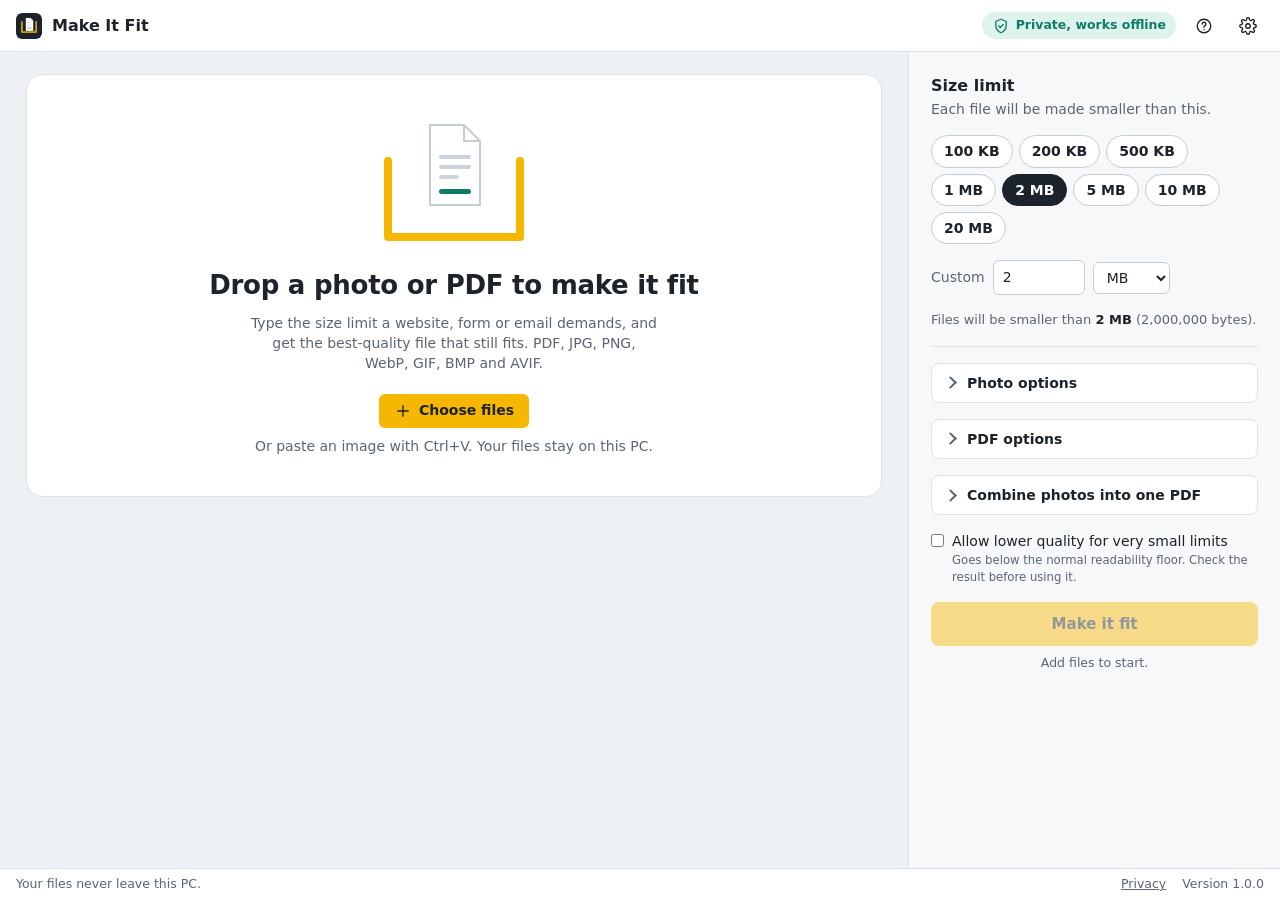
<file: index.html>
<!doctype html>
<html lang="en">
<head>
<meta charset="utf-8">
<meta name="viewport" content="width=device-width, initial-scale=1, viewport-fit=cover">
<title>Make It Fit</title>
<meta name="description" content="Shrink photos and PDFs to any size limit — offline, private, and still good quality.">
<meta name="theme-color" content="#FFFFFF" media="(prefers-color-scheme: light)">
<meta name="theme-color" content="#1A1D22" media="(prefers-color-scheme: dark)">
<link rel="manifest" href="manifest.webmanifest">
<link rel="icon" href="icons/favicon.svg" type="image/svg+xml">
<link rel="apple-touch-icon" href="icons/icon-192.png">
<link rel="stylesheet" href="styles.css">
<link rel="modulepreload" href="app.js">
</head>
<body>
<svg width="0" height="0" style="position:absolute" aria-hidden="true">
  <symbol id="i-shield" viewBox="0 0 24 24"><path d="M12 3l7 3v5c0 5-3.5 8.5-7 10-3.5-1.5-7-5-7-10V6l7-3z"/><path d="M9 12l2 2 4-4"/></symbol>
  <symbol id="i-help" viewBox="0 0 24 24"><circle cx="12" cy="12" r="9"/><path d="M9.5 9.5a2.5 2.5 0 1 1 3.5 2.3c-.7.4-1 .9-1 1.7"/><path d="M12 17h.01"/></symbol>
  <symbol id="i-gear" viewBox="0 0 24 24"><circle cx="12" cy="12" r="3"/><path d="M19.4 15a1.7 1.7 0 0 0 .3 1.8l.1.1a2 2 0 1 1-2.8 2.8l-.1-.1a1.7 1.7 0 0 0-1.8-.3 1.7 1.7 0 0 0-1 1.5V21a2 2 0 1 1-4 0v-.1a1.7 1.7 0 0 0-1.1-1.5 1.7 1.7 0 0 0-1.8.3l-.1.1a2 2 0 1 1-2.8-2.8l.1-.1a1.7 1.7 0 0 0 .3-1.8 1.7 1.7 0 0 0-1.5-1H3a2 2 0 1 1 0-4h.1a1.7 1.7 0 0 0 1.5-1.1 1.7 1.7 0 0 0-.3-1.8l-.1-.1a2 2 0 1 1 2.8-2.8l.1.1a1.7 1.7 0 0 0 1.8.3H9a1.7 1.7 0 0 0 1-1.5V3a2 2 0 1 1 4 0v.1a1.7 1.7 0 0 0 1 1.5 1.7 1.7 0 0 0 1.8-.3l.1-.1a2 2 0 1 1 2.8 2.8l-.1.1a1.7 1.7 0 0 0-.3 1.8V9a1.7 1.7 0 0 0 1.5 1H21a2 2 0 1 1 0 4h-.1a1.7 1.7 0 0 0-1.5 1z"/></symbol>
  <symbol id="i-x" viewBox="0 0 24 24"><path d="M6 6l12 12M18 6L6 18"/></symbol>
  <symbol id="i-rotate" viewBox="0 0 24 24"><path d="M20 12a8 8 0 1 1-2.3-5.7"/><path d="M20 4v5h-5"/></symbol>
  <symbol id="i-up" viewBox="0 0 24 24"><path d="M12 19V5"/><path d="M6 11l6-6 6 6"/></symbol>
  <symbol id="i-down" viewBox="0 0 24 24"><path d="M12 5v14"/><path d="M6 13l6 6 6-6"/></symbol>
  <symbol id="i-eye" viewBox="0 0 24 24"><path d="M2 12s3.5-6 10-6 10 6 10 6-3.5 6-10 6S2 12 2 12z"/><circle cx="12" cy="12" r="3"/></symbol>
  <symbol id="i-save" viewBox="0 0 24 24"><path d="M12 4v11"/><path d="M7 11l5 5 5-5"/><path d="M4 19h16"/></symbol>
  <symbol id="i-file" viewBox="0 0 24 24"><path d="M7 3h7l5 5v13H7z"/><path d="M14 3v5h5"/></symbol>
  <symbol id="i-image" viewBox="0 0 24 24"><rect x="3" y="5" width="18" height="14" rx="2"/><circle cx="9" cy="10" r="1.6"/><path d="M21 16l-5-5-8 8"/></symbol>
  <symbol id="i-plus" viewBox="0 0 24 24"><path d="M12 5v14M5 12h14"/></symbol>
  <symbol id="i-lock" viewBox="0 0 24 24"><rect x="5" y="11" width="14" height="10" rx="2"/><path d="M8 11V8a4 4 0 0 1 8 0v3"/></symbol>
</svg>

<header class="appbar">
  <div class="brand"><img src="icons/icon-192.png" alt="" width="26" height="26">Make It Fit</div>
  <div class="spacer"></div>
  <span class="pill" title="Everything happens on this PC. Nothing is uploaded."><svg class="i"><use href="#i-shield"/></svg>Private, works offline</span>
  <button class="btn icon" id="btnHelp" aria-label="Help" title="Help"><svg class="i"><use href="#i-help"/></svg></button>
  <button class="btn icon" id="btnSettings" aria-label="Settings" title="Settings"><svg class="i"><use href="#i-gear"/></svg></button>
</header>

<main class="layout">
  <section class="files" aria-label="Your files">
    <div class="dropzone" id="dropzone">
      <svg class="sizer" viewBox="0 0 180 136" aria-hidden="true">
        <path d="M24 46v76h132V46" fill="none" stroke="var(--yellow)" stroke-width="8" stroke-linecap="round" stroke-linejoin="round"/>
        <g class="doc">
          <path d="M66 10h34l16 16v64H66z" fill="var(--surface)" stroke="var(--line-strong)" stroke-width="2"/>
          <path d="M100 10v16h16" fill="none" stroke="var(--line-strong)" stroke-width="2"/>
          <rect x="75" y="40" width="32" height="4" rx="2" fill="var(--ghost)"/>
          <rect x="75" y="50" width="32" height="4" rx="2" fill="var(--ghost)"/>
          <rect x="75" y="60" width="20" height="4" rx="2" fill="var(--ghost)"/>
          <rect x="75" y="74" width="32" height="5" rx="2.5" fill="var(--jade)"/>
        </g>
      </svg>
      <h1>Drop a photo or PDF to make it fit</h1>
      <p>Type the size limit a website, form or email demands, and get the best-quality file that still fits. PDF, JPG, PNG, WebP, GIF, BMP and AVIF.</p>
      <div class="buttons">
        <button class="btn primary" id="btnChoose"><svg class="i"><use href="#i-plus"/></svg>Choose files</button>
      </div>
      <p class="hint">Or paste an image with Ctrl+V. Your files stay on this PC.</p>
    </div>

    <div id="fileList" hidden>
      <div class="list-head">
        <h2>Files <span class="count" id="fileCount"></span></h2>
        <div class="spacer"></div>
        <button class="btn" id="btnAddMore"><svg class="i"><use href="#i-plus"/></svg>Add files</button>
        <button class="btn quiet" id="btnClear">Clear all</button>
      </div>
      <ul class="rows" id="rows"></ul>
      <div class="summary" id="summary" hidden>
        <span id="summaryText"></span>
        <div class="spacer"></div>
        <button class="btn" id="btnSaveAll"><svg class="i"><use href="#i-save"/></svg>Save all</button>
      </div>
    </div>
  </section>

  <aside class="limit-panel" aria-label="Size limit and options">
    <div>
      <h2>Size limit</h2>
      <p class="sub">Each file will be made smaller than this.</p>
    </div>
    <div class="chips" role="radiogroup" aria-label="Size limit presets" id="chips"></div>
    <div class="custom">
      <label for="limitValue">Custom</label>
      <input type="number" id="limitValue" min="1" step="any" inputmode="decimal" aria-label="Custom limit value">
      <select id="limitUnit" aria-label="Unit"><option value="1000">KB</option><option value="1000000">MB</option></select>
    </div>
    <p class="limit-text" id="limitText"></p>
    <div class="panel-sep"></div>

    <details class="opts" id="photoOpts">
      <summary>Photo options</summary>
      <div class="opt-body">
        <label class="field"><span>Save photos as</span>
          <select data-setting="photoFormat">
            <option value="auto">Auto (JPG; keeps transparency as PNG)</option>
            <option value="image/jpeg">JPG — accepted everywhere</option>
            <option value="image/png">PNG — lossless, larger</option>
            <option value="image/webp">WebP — smallest, not accepted everywhere</option>
          </select>
        </label>
        <label class="field"><span>Resize</span>
          <select data-setting="resizeMode">
            <option value="none">Only if needed to fit</option>
            <option value="max">Limit width and height</option>
            <option value="exact">Exact size (for photo rules)</option>
          </select>
        </label>
        <div class="field-row" id="resizeFields" hidden>
          <input type="number" data-setting="resizeW" min="16" max="12000" placeholder="Width" aria-label="Width in pixels"> ×
          <input type="number" data-setting="resizeH" min="16" max="12000" placeholder="Height" aria-label="Height in pixels"> px
        </div>
        <label class="field" id="fitField" hidden><span>Exact size: how to fit the photo</span>
          <select data-setting="resizeFit">
            <option value="crop">Crop the edges (fill)</option>
            <option value="pad">Keep everything, add white borders</option>
          </select>
        </label>
        <p class="hint" style="margin:0">Hidden location and camera details are always removed.</p>
      </div>
    </details>

    <details class="opts" id="pdfOpts">
      <summary>PDF options</summary>
      <div class="opt-body">
        <label class="check"><input type="checkbox" data-setting="pdfScanFallback"><span>If needed, turn pages into images to reach the limit<small>Used only when shrinking the pictures inside isn't enough. Text in those pages can no longer be selected.</small></span></label>
        <label class="check"><input type="checkbox" data-setting="pdfPrivacy"><span>Remove hidden document info<small>Author, software and editing history. PDF/A files are left untouched.</small></span></label>
      </div>
    </details>

    <details class="opts" id="combineOpts">
      <summary>Combine photos into one PDF</summary>
      <div class="opt-body">
        <label class="check"><input type="checkbox" data-setting="combine"><span>Put all photos into a single PDF under the limit<small>Use the arrows on each photo to set the page order.</small></span></label>
        <label class="field"><span>Page size</span>
          <select data-setting="pageSize">
            <option value="auto">Auto (A4 or Letter for your region)</option>
            <option value="a4">A4</option>
            <option value="letter">US Letter</option>
            <option value="photo">Same shape as the photo</option>
          </select>
        </label>
        <label class="field"><span>Margins</span>
          <select data-setting="margin">
            <option value="small">Small</option>
            <option value="none">None</option>
          </select>
        </label>
      </div>
    </details>

    <label class="check"><input type="checkbox" data-setting="strong"><span>Allow lower quality for very small limits<small>Goes below the normal readability floor. Check the result before using it.</small></span></label>

    <div class="run-box">
      <button class="btn primary big" id="btnRun" disabled>Make it fit</button>
      <p class="run-hint" id="runHint">Add files to start.</p>
    </div>
  </aside>
</main>

<footer class="statusbar">
  <span>Your files never leave this PC.</span>
  <div class="spacer"></div>
  <a href="privacy.html" target="_blank" rel="noopener">Privacy</a>
  <span id="versionLabel"></span>
</footer>

<div class="drop-overlay" id="dropOverlay" hidden>Drop to add</div>
<div class="toast" id="toast" role="status" aria-live="polite"></div>
<input type="file" id="fileInput" multiple accept=".pdf,.jpg,.jpeg,.png,.webp,.gif,.bmp,.avif,application/pdf,image/*" hidden>

<dialog id="dlgPreview" class="wide">
  <div class="dlg-head"><h2 id="previewTitle">Preview</h2><div class="tabs" id="previewTabs" hidden><button class="tab" data-tab="result" aria-selected="true">Result</button><button class="tab" data-tab="original" aria-selected="false">Original</button></div><button class="btn icon" data-close aria-label="Close"><svg class="i"><use href="#i-x"/></svg></button></div>
  <div class="dlg-body"><div class="preview-stats" id="previewStats"></div><div id="previewBody"></div></div>
  <div class="dlg-foot"><button class="btn" id="previewOpen" hidden>Open full PDF</button><div class="spacer"></div><button class="btn" data-close>Close</button><button class="btn primary" id="previewSave"><svg class="i"><use href="#i-save"/></svg>Save</button></div>
</dialog>

<dialog id="dlgPassword">
  <div class="dlg-head"><h2>This PDF needs a password</h2><button class="btn icon" data-close aria-label="Close"><svg class="i"><use href="#i-x"/></svg></button></div>
  <form method="dialog" id="passwordForm">
    <div class="dlg-body field-stack">
      <p id="passwordName" class="hint"></p>
      <label class="field"><span>Password</span><input type="password" id="passwordInput" autocomplete="off" required></label>
      <p class="error-text" id="passwordError" hidden></p>
      <p class="hint" style="margin:0">The password is used only to open the file on this PC and is never saved.</p>
    </div>
    <div class="dlg-foot"><button class="btn" type="button" data-close>Cancel</button><button class="btn primary" type="submit" id="passwordSubmit">Open PDF</button></div>
  </form>
</dialog>

<dialog id="dlgConfirm">
  <div class="dlg-head"><h2 id="confirmTitle"></h2></div>
  <div class="dlg-body" id="confirmBody"></div>
  <div class="dlg-foot" id="confirmFoot"></div>
</dialog>

<dialog id="dlgSettings">
  <div class="dlg-head"><h2>Settings</h2><button class="btn icon" data-close aria-label="Close"><svg class="i"><use href="#i-x"/></svg></button></div>
  <div class="dlg-body field-stack">
    <label class="field"><span>Theme</span>
      <select data-setting="theme"><option value="system">Follow Windows</option><option value="light">Light</option><option value="dark">Dark</option></select>
    </label>
    <label class="field"><span>Name of saved files</span>
      <select data-setting="suffixStyle"><option value="limit">photo_under-2MB.jpg</option><option value="small">photo_small.jpg</option><option value="same">photo.jpg (same name)</option></select>
    </label>
    <p class="hint">Make It Fit counts 1 KB as 1,000 bytes, so a file that fits here also passes websites that count 1,024.</p>
    <button class="btn" type="button" id="btnResetSettings">Reset all settings</button>
  </div>
  <div class="dlg-foot"><button class="btn primary" data-close>Done</button></div>
</dialog>

<dialog id="dlgHelp">
  <div class="dlg-head"><h2>Help</h2><button class="btn icon" data-close aria-label="Close"><svg class="i"><use href="#i-x"/></svg></button></div>
  <div class="dlg-body faq">
    <h3>How does it work?</h3>
    <p>Add files, type the limit you need, and press <b>Make it fit</b>. The app tries quality levels until each file is just under the limit, then shows you the result before you save it.</p>
    <h3>Are my files uploaded anywhere?</h3>
    <p>No. Everything happens on this PC. The app also works with no internet connection.</p>
    <h3>Why couldn't it reach my limit?</h3>
    <p>Some files can't get that small and stay readable. You can allow lower quality (in the side panel), choose a larger limit, or remove pages you don't need before shrinking a PDF.</p>
    <h3>Text in my PDF became a picture</h3>
    <p>When shrinking the pictures inside a PDF isn't enough, the app can turn whole pages into images, like a scan. The result tells you when this happened. Turn it off under PDF options if you need selectable text.</p>
    <h3>Signed PDFs</h3>
    <p>Shrinking a digitally signed PDF makes the signature invalid, so the app asks before it changes one. If the signature matters, ask the sender for a smaller signed copy.</p>
    <h3>Protected PDFs</h3>
    <p>If a protected PDF allows printing, the app makes a print-style copy with pages as images. If the owner blocked printing and changes, it can't be shrunk.</p>
    <h3>iPhone HEIC photos</h3>
    <p>Not supported yet. On the iPhone, open Settings › Photos and set “Transfer to Mac or PC” to Automatic, then copy the photo again to get a JPG. For future photos: Settings › Camera › Formats › Most Compatible.</p>
    <h3>Word or PowerPoint files</h3>
    <p>Save them as a PDF first (File › Save As › PDF), then add the PDF here.</p>
    <h3>KB and MB</h3>
    <p>Make It Fit counts 1 KB as 1,000 bytes and 1 MB as 1,000,000 bytes. A file that fits here also passes websites that count 1,024.</p>
    <h3>Support</h3>
    <p>Email <a href="mailto:haymohsen@gmail.com">haymohsen@gmail.com</a>. Describe what you tried and what happened; a screenshot of the file list helps.</p>
  </div>
  <div class="dlg-foot"><button class="btn primary" data-close>Close</button></div>
</dialog>

<script type="module" src="app.js"></script>
</body>
</html>
</file>
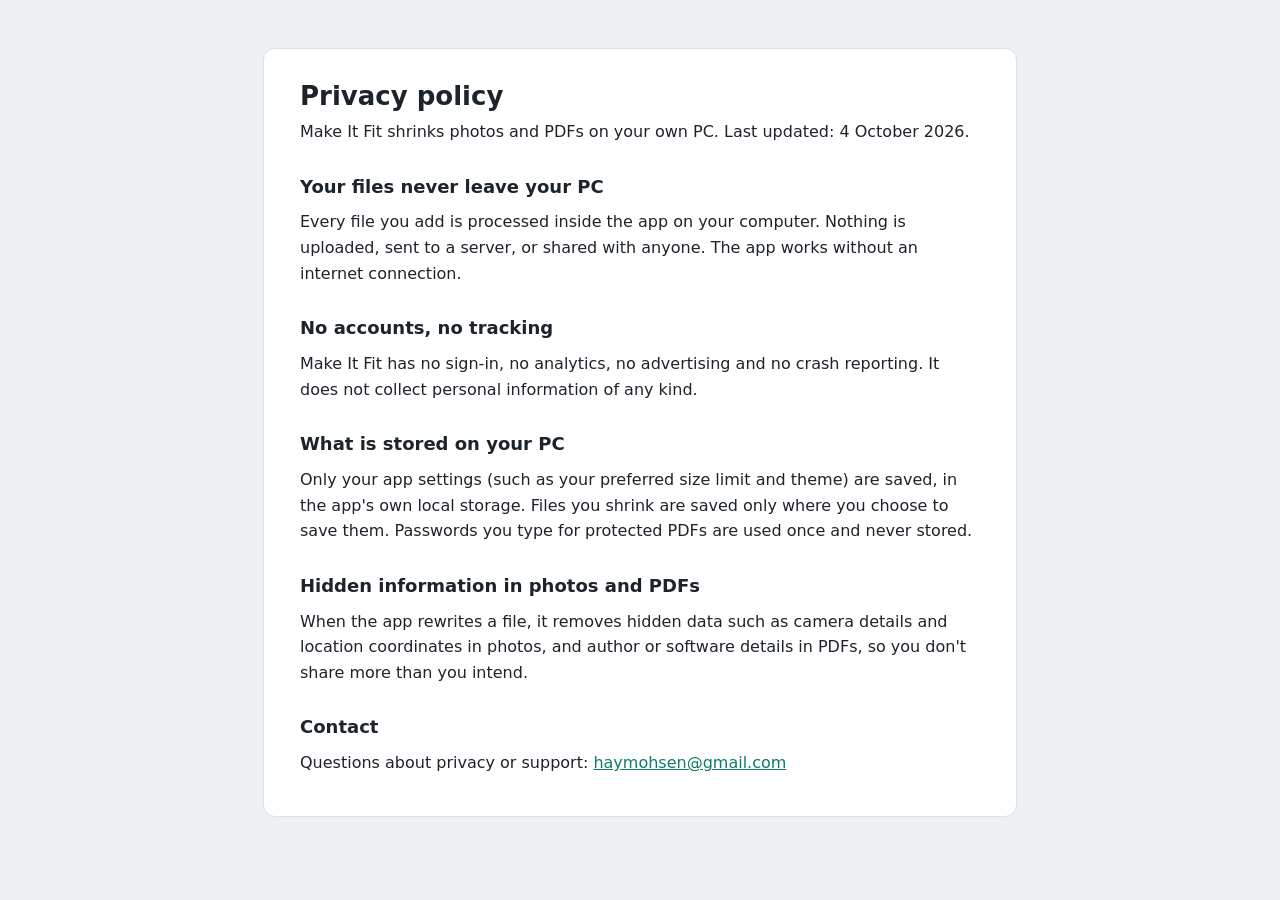
<file: privacy.html>
<!doctype html>
<html lang="en">
<head>
<meta charset="utf-8">
<meta name="viewport" content="width=device-width, initial-scale=1">
<title>Privacy policy — Make It Fit</title>
<link rel="icon" href="icons/favicon.svg">
<style>
  body { margin: 0; background: #EEF1F4; color: #1D232B; font: 16px/1.6 "Segoe UI Variable Text", "Segoe UI", system-ui, sans-serif; }
  main { max-width: 680px; margin: 48px auto; background: #fff; border: 1px solid #DDE2E8; border-radius: 12px; padding: 32px 36px; }
  h1 { font: 600 26px "Segoe UI Variable Display", "Segoe UI", system-ui, sans-serif; margin: 0 0 8px; }
  h2 { font-size: 18px; margin: 28px 0 6px; }
  p { margin: 8px 0; }
  a { color: #0E7C66; }
  @media (prefers-color-scheme: dark) { body { background: #121418; color: #E9EDF2; } main { background: #1A1D22; border-color: #2A2F36; } a { color: #2FBF97; } }
</style>
</head>
<body>
<main>
  <h1>Privacy policy</h1>
  <p>Make It Fit shrinks photos and PDFs on your own PC. Last updated: 4 October 2026.</p>
  <h2>Your files never leave your PC</h2>
  <p>Every file you add is processed inside the app on your computer. Nothing is uploaded, sent to a server, or shared with anyone. The app works without an internet connection.</p>
  <h2>No accounts, no tracking</h2>
  <p>Make It Fit has no sign-in, no analytics, no advertising and no crash reporting. It does not collect personal information of any kind.</p>
  <h2>What is stored on your PC</h2>
  <p>Only your app settings (such as your preferred size limit and theme) are saved, in the app's own local storage. Files you shrink are saved only where you choose to save them. Passwords you type for protected PDFs are used once and never stored.</p>
  <h2>Hidden information in photos and PDFs</h2>
  <p>When the app rewrites a file, it removes hidden data such as camera details and location coordinates in photos, and author or software details in PDFs, so you don't share more than you intend.</p>
  <h2>Contact</h2>
  <p>Questions about privacy or support: <a href="mailto:haymohsen@gmail.com">haymohsen@gmail.com</a></p>
</main>
</body>
</html>
</file>
<file: styles.css>
/* Make It Fit — styles */
:root {
  color-scheme: light dark;
  --font: "Segoe UI Variable Text", "Segoe UI", system-ui, -apple-system, "Helvetica Neue", Arial, sans-serif;
  --font-display: "Segoe UI Variable Display", "Segoe UI", system-ui, -apple-system, "Helvetica Neue", Arial, sans-serif;
  --bg: #EEF1F4;
  --surface: #FFFFFF;
  --panel: #F7F8FA;
  --line: #DDE2E8;
  --line-strong: #C4CCD5;
  --text: #1D232B;
  --muted: #5B6573;
  --faint: #8A94A3;
  --chip: #FFFFFF;
  --sel-bg: #1D232B;
  --sel-text: #FFFFFF;
  --yellow: #F5B700;
  --yellow-hover: #FFC21A;
  --yellow-press: #E0A800;
  --on-yellow: #1D232B;
  --jade: #0E7C66;
  --jade-soft: #DDF3EC;
  --brick: #C2410C;
  --brick-soft: #FBE6DC;
  --ghost: #CBD3DC;
  --focus: #2B6CB0;
  --shadow: 0 10px 32px rgba(16, 24, 40, 0.16);
  --thumb-bg: #F0F2F5;
}
:root[data-theme="dark"] { --bg: #121418; --surface: #1A1D22; --panel: #16191D; --line: #2A2F36; --line-strong: #3A414A; --text: #E9EDF2; --muted: #9AA4B2; --faint: #6F7A88; --chip: #22262C; --sel-bg: #E9EDF2; --sel-text: #121418; --yellow: #FFC21A; --yellow-hover: #FFD04D; --yellow-press: #E6AC00; --jade: #2FBF97; --jade-soft: #163A33; --brick: #FF7A4D; --brick-soft: #3F241B; --ghost: #3A414A; --focus: #7FB3FF; --shadow: 0 10px 32px rgba(0, 0, 0, 0.5); --thumb-bg: #20252C; }
@media (prefers-color-scheme: dark) {
  :root:not([data-theme="light"]) { --bg: #121418; --surface: #1A1D22; --panel: #16191D; --line: #2A2F36; --line-strong: #3A414A; --text: #E9EDF2; --muted: #9AA4B2; --faint: #6F7A88; --chip: #22262C; --sel-bg: #E9EDF2; --sel-text: #121418; --yellow: #FFC21A; --yellow-hover: #FFD04D; --yellow-press: #E6AC00; --jade: #2FBF97; --jade-soft: #163A33; --brick: #FF7A4D; --brick-soft: #3F241B; --ghost: #3A414A; --focus: #7FB3FF; --shadow: 0 10px 32px rgba(0, 0, 0, 0.5); --thumb-bg: #20252C; }
}

* { box-sizing: border-box; }
html, body { height: 100%; }
body {
  margin: 0;
  background: var(--bg);
  color: var(--text);
  font: 14px/1.45 var(--font);
  display: flex;
  flex-direction: column;
  min-height: 100%;
  -webkit-font-smoothing: antialiased;
}
h1, h2, h3 { font-family: var(--font-display); font-weight: 600; margin: 0; }
button, input, select { font: inherit; color: inherit; }
:where(button, input, select, a, summary, [tabindex]):focus-visible { outline: 2px solid var(--focus); outline-offset: 2px; }
[hidden] { display: none !important; }
.sr-only { position: absolute; width: 1px; height: 1px; overflow: hidden; clip: rect(0 0 0 0); white-space: nowrap; }
svg.i { width: 18px; height: 18px; flex: none; fill: none; stroke: currentColor; stroke-width: 1.8; stroke-linecap: round; stroke-linejoin: round; }

/* App bar */
.appbar { height: 52px; display: flex; align-items: center; gap: 12px; padding: 0 16px; background: var(--surface); border-bottom: 1px solid var(--line); flex: none; }
.brand { display: flex; align-items: center; gap: 10px; font-family: var(--font-display); font-weight: 600; font-size: 16px; }
.brand img { width: 26px; height: 26px; border-radius: 6px; }
.appbar .spacer { flex: 1; }
.pill { display: inline-flex; align-items: center; gap: 6px; padding: 4px 10px; border-radius: 999px; background: var(--jade-soft); color: var(--jade); font-size: 12.5px; font-weight: 600; }

/* Layout */
.layout { flex: 1; display: grid; grid-template-columns: minmax(0, 1fr) 372px; min-height: 0; }
.files { padding: 22px 26px 32px; overflow: auto; }
.limit-panel { background: var(--panel); border-left: 1px solid var(--line); padding: 22px 22px 26px; overflow: auto; display: flex; flex-direction: column; gap: 16px; }
.statusbar { height: 32px; display: flex; align-items: center; gap: 16px; padding: 0 16px; border-top: 1px solid var(--line); background: var(--surface); color: var(--muted); font-size: 12.5px; flex: none; }
.statusbar .spacer { flex: 1; }
.statusbar a { color: inherit; }
@media (max-width: 920px) {
  .layout { grid-template-columns: 1fr; overflow: auto; }
  .files, .limit-panel { overflow: visible; }
  .limit-panel { border-left: 0; border-top: 1px solid var(--line); }
  .run-box { position: sticky; bottom: 0; background: var(--panel); padding-top: 8px; }
}

/* Buttons */
.btn { font-weight: 600; border-radius: 6px; padding: 7px 14px; border: 1px solid var(--line-strong); background: var(--chip); color: var(--text); cursor: pointer; display: inline-flex; align-items: center; gap: 7px; line-height: 1.2; white-space: nowrap; }
.btn:hover { background: color-mix(in srgb, var(--text) 6%, var(--chip)); }
.btn:active { background: color-mix(in srgb, var(--text) 12%, var(--chip)); }
.btn.primary { background: var(--yellow); border-color: transparent; color: var(--on-yellow); }
.btn.primary:hover { background: var(--yellow-hover); }
.btn.primary:active { background: var(--yellow-press); }
.btn.quiet { border-color: transparent; background: transparent; }
.btn.quiet:hover { background: color-mix(in srgb, var(--text) 8%, transparent); }
.btn.icon { padding: 0; width: 32px; height: 32px; justify-content: center; border-color: transparent; background: transparent; }
.btn.icon:hover { background: color-mix(in srgb, var(--text) 8%, transparent); }
.btn:disabled { opacity: 0.45; cursor: default; }
.btn.big { width: 100%; justify-content: center; padding: 12px 16px; font-size: 15px; border-radius: 8px; }
.btn.danger { color: var(--brick); }
.link { background: none; border: 0; padding: 0; color: var(--jade); font-weight: 600; cursor: pointer; text-decoration: underline; text-underline-offset: 2px; }

/* Drop zone (empty state) */
.dropzone { border: 1px solid var(--line); background: var(--surface); border-radius: 16px; min-height: 420px; display: flex; flex-direction: column; align-items: center; justify-content: center; text-align: center; gap: 8px; padding: 40px 24px; transition: background-color 0.15s, border-color 0.15s; }
.dropzone h1 { font-size: 26px; letter-spacing: -0.01em; margin-top: 8px; }
.dropzone p { margin: 0; color: var(--muted); max-width: 46ch; }
.dropzone .buttons { display: flex; gap: 10px; margin-top: 12px; }
.sizer { width: 180px; height: 136px; }
.sizer .doc { transition: transform 0.25s ease-out; }
body.dragging .dropzone, .dropzone.over { border-color: var(--yellow); background: color-mix(in srgb, var(--yellow) 9%, var(--surface)); }
body.dragging .sizer .doc, .dropzone.over .sizer .doc { transform: translateY(22px); }
@media (prefers-reduced-motion: reduce) { .sizer .doc, .gauge .g-res, .progress > div { transition: none; } }

/* File list */
.list-head { display: flex; align-items: center; gap: 10px; margin-bottom: 12px; }
.list-head h2 { font-size: 16px; }
.list-head .count { color: var(--muted); font-weight: 400; }
.list-head .spacer { flex: 1; }
.rows { list-style: none; margin: 0; padding: 0; border: 1px solid var(--line); border-radius: 12px; background: var(--surface); }
.row { display: grid; grid-template-columns: 54px minmax(0, 1fr) auto; gap: 14px; align-items: center; padding: 12px 14px; border-top: 1px solid var(--line); }
.row:first-child { border-top: 0; }
.row.combined { background: color-mix(in srgb, var(--jade) 6%, var(--surface)); }
.thumb { width: 54px; height: 54px; border-radius: 8px; background: var(--thumb-bg); border: 1px solid var(--line); display: grid; place-items: center; overflow: hidden; color: var(--faint); }
.thumb img { max-width: 100%; max-height: 100%; object-fit: contain; display: block; }
.thumb svg.i { width: 24px; height: 24px; }
.body { min-width: 0; }
.name { font-weight: 600; white-space: nowrap; overflow: hidden; text-overflow: ellipsis; }
.meta { color: var(--muted); font-size: 12.5px; display: flex; gap: 10px; flex-wrap: wrap; align-items: center; margin-top: 1px; }
.badge { font-size: 11.5px; padding: 1px 8px; border-radius: 999px; border: 1px solid var(--line-strong); color: var(--muted); line-height: 1.5; }
.badge.warn { border-color: color-mix(in srgb, var(--brick) 50%, transparent); color: var(--brick); }
.state { margin-top: 6px; font-size: 13px; display: flex; align-items: center; gap: 8px; flex-wrap: wrap; }
.ok { color: var(--jade); font-weight: 600; }
.bad { color: var(--brick); font-weight: 600; }
.hint { color: var(--muted); }
.gauge { position: relative; height: 6px; margin-top: 9px; border-radius: 3px; background: var(--ghost); max-width: 420px; }
.gauge .g-res { position: absolute; left: 0; top: 0; bottom: 0; border-radius: 3px; background: var(--jade); transition: width 0.4s ease-out; }
.gauge.over .g-res { background: var(--brick); }
.gauge .g-limit { position: absolute; top: -5px; bottom: -5px; width: 2px; background: var(--yellow); transform: translateX(-1px); }
.progress { height: 6px; border-radius: 3px; background: var(--ghost); overflow: hidden; margin-top: 9px; max-width: 420px; }
.progress > div { height: 100%; width: 0; background: var(--yellow); transition: width 0.2s; }
.side { display: flex; flex-direction: column; align-items: flex-end; gap: 6px; }
.sizes { text-align: right; font-variant-numeric: tabular-nums; white-space: nowrap; }
.sizes .from { color: var(--muted); font-size: 12.5px; }
.sizes .to { font-family: var(--font-display); font-size: 18px; font-weight: 600; }
.sizes .to.bad { color: var(--brick); }
.actions { display: flex; gap: 4px; align-items: center; }
.summary { display: flex; align-items: center; gap: 12px; margin-top: 14px; padding: 12px 14px; border-radius: 10px; background: var(--surface); border: 1px solid var(--line); }
.summary .spacer { flex: 1; }

/* Limit panel */
.limit-panel h2 { font-size: 16px; }
.limit-panel .sub { color: var(--muted); margin: 2px 0 0; }
.chips { display: flex; flex-wrap: wrap; gap: 6px; }
.chip { border: 1px solid var(--line-strong); background: var(--chip); border-radius: 999px; padding: 5px 12px; font-weight: 600; font-variant-numeric: tabular-nums; cursor: pointer; color: var(--text); }
.chip:hover { background: color-mix(in srgb, var(--text) 6%, var(--chip)); }
.chip[aria-checked="true"] { background: var(--sel-bg); color: var(--sel-text); border-color: var(--sel-bg); }
.custom { display: flex; align-items: center; gap: 8px; }
.custom label { color: var(--muted); }
.custom input { width: 92px; }
input[type="number"], input[type="text"], input[type="password"], select { padding: 6px 9px; border: 1px solid var(--line-strong); border-radius: 6px; background: var(--chip); color: var(--text); }
select { padding-right: 24px; }
.limit-text { font-size: 13px; color: var(--muted); margin: 0; }
.limit-text b { color: var(--text); font-variant-numeric: tabular-nums; }
details.opts { border: 1px solid var(--line); border-radius: 8px; background: var(--surface); }
details.opts summary { cursor: pointer; padding: 9px 12px; font-weight: 600; list-style: none; display: flex; align-items: center; gap: 8px; }
details.opts summary::-webkit-details-marker { display: none; }
details.opts summary::before { content: ""; width: 7px; height: 7px; border-right: 2px solid var(--muted); border-bottom: 2px solid var(--muted); transform: rotate(-45deg); margin: 0 4px 0 2px; transition: transform 0.15s; }
details.opts[open] summary::before { transform: rotate(45deg); }
details.opts .opt-body { padding: 4px 12px 12px; display: flex; flex-direction: column; gap: 10px; }
.field { display: flex; flex-direction: column; gap: 4px; }
.field > span { font-size: 12.5px; color: var(--muted); }
.field-row { display: flex; gap: 8px; align-items: center; }
.field-row input[type="number"] { width: 84px; }
.check { display: flex; gap: 8px; align-items: flex-start; cursor: pointer; }
.check input { margin: 3px 0 0; accent-color: var(--jade); }
.check small { display: block; color: var(--muted); }
.run-box { display: flex; flex-direction: column; gap: 8px; }
.run-hint { margin: 0; color: var(--muted); font-size: 12.5px; text-align: center; }
.panel-sep { height: 1px; background: var(--line); }

/* Dialogs */
dialog { border: 0; border-radius: 12px; padding: 0; background: var(--surface); color: var(--text); box-shadow: var(--shadow); width: min(92vw, 640px); }
dialog.wide { width: min(94vw, 980px); }
dialog::backdrop { background: rgba(16, 24, 40, 0.45); }
.dlg-head { display: flex; align-items: center; gap: 10px; padding: 14px 18px; border-bottom: 1px solid var(--line); }
.dlg-head h2 { font-size: 17px; flex: 1; min-width: 0; overflow: hidden; text-overflow: ellipsis; white-space: nowrap; }
.dlg-body { padding: 18px; max-height: 72vh; overflow: auto; }
.dlg-foot { padding: 12px 18px; border-top: 1px solid var(--line); display: flex; justify-content: flex-end; gap: 8px; align-items: center; }
.dlg-foot .spacer { flex: 1; }
.dlg-body p { margin: 0 0 10px; }
.dlg-body h3 { font-size: 14px; margin: 16px 0 4px; }
.dlg-body h3:first-child { margin-top: 0; }
.faq p { color: var(--muted); }
.field-stack { display: flex; flex-direction: column; gap: 12px; }
.error-text { color: var(--brick); font-weight: 600; }
.tabs { display: flex; gap: 4px; }
.tab { padding: 5px 12px; border-radius: 999px; border: 1px solid var(--line-strong); background: var(--chip); cursor: pointer; font-weight: 600; }
.tab[aria-selected="true"] { background: var(--sel-bg); color: var(--sel-text); border-color: var(--sel-bg); }
.preview-stats { color: var(--muted); font-size: 13px; margin-bottom: 12px; display: flex; gap: 14px; flex-wrap: wrap; }
.preview-stats b { color: var(--text); font-variant-numeric: tabular-nums; }
.compare { position: relative; width: 100%; aspect-ratio: var(--ar, 4 / 3); max-height: 62vh; background: repeating-conic-gradient(var(--panel) 0 25%, var(--surface) 0 50%) 0 0 / 20px 20px; border: 1px solid var(--line); border-radius: 8px; overflow: hidden; }
.compare img { position: absolute; inset: 0; width: 100%; height: 100%; object-fit: contain; }
.compare .after { clip-path: inset(0 0 0 var(--cut, 50%)); }
.compare .handle { position: absolute; top: 0; bottom: 0; left: var(--cut, 50%); width: 2px; background: var(--yellow); transform: translateX(-1px); pointer-events: none; }
.compare .tag { position: absolute; top: 8px; padding: 2px 8px; border-radius: 999px; background: rgba(29, 35, 43, 0.75); color: #fff; font-size: 12px; font-weight: 600; pointer-events: none; }
.compare .tag.l { left: 8px; } .compare .tag.r { right: 8px; }
.compare input[type="range"] { position: absolute; inset: auto 0 0 0; width: 100%; margin: 0; height: 100%; opacity: 0; cursor: ew-resize; }
.pages { display: flex; flex-direction: column; gap: 14px; align-items: center; }
.preview-page { max-width: 100%; border: 1px solid var(--line); box-shadow: 0 2px 10px rgba(0, 0, 0, 0.12); background: #fff; }
.pages .more { color: var(--muted); }

/* Toast + drop overlay */
.toast { position: fixed; left: 50%; bottom: 44px; transform: translateX(-50%) translateY(16px); background: var(--sel-bg); color: var(--sel-text); padding: 9px 14px; border-radius: 8px; box-shadow: var(--shadow); opacity: 0; transition: opacity 0.2s, transform 0.2s; pointer-events: none; max-width: 90vw; z-index: 50; }
.toast.show { opacity: 1; transform: translateX(-50%) translateY(0); }
.drop-overlay { position: fixed; inset: 10px; border: 3px dashed var(--yellow); border-radius: 16px; background: color-mix(in srgb, var(--yellow) 14%, transparent); display: grid; place-items: center; font: 600 22px var(--font-display); z-index: 40; pointer-events: none; }
</file>
